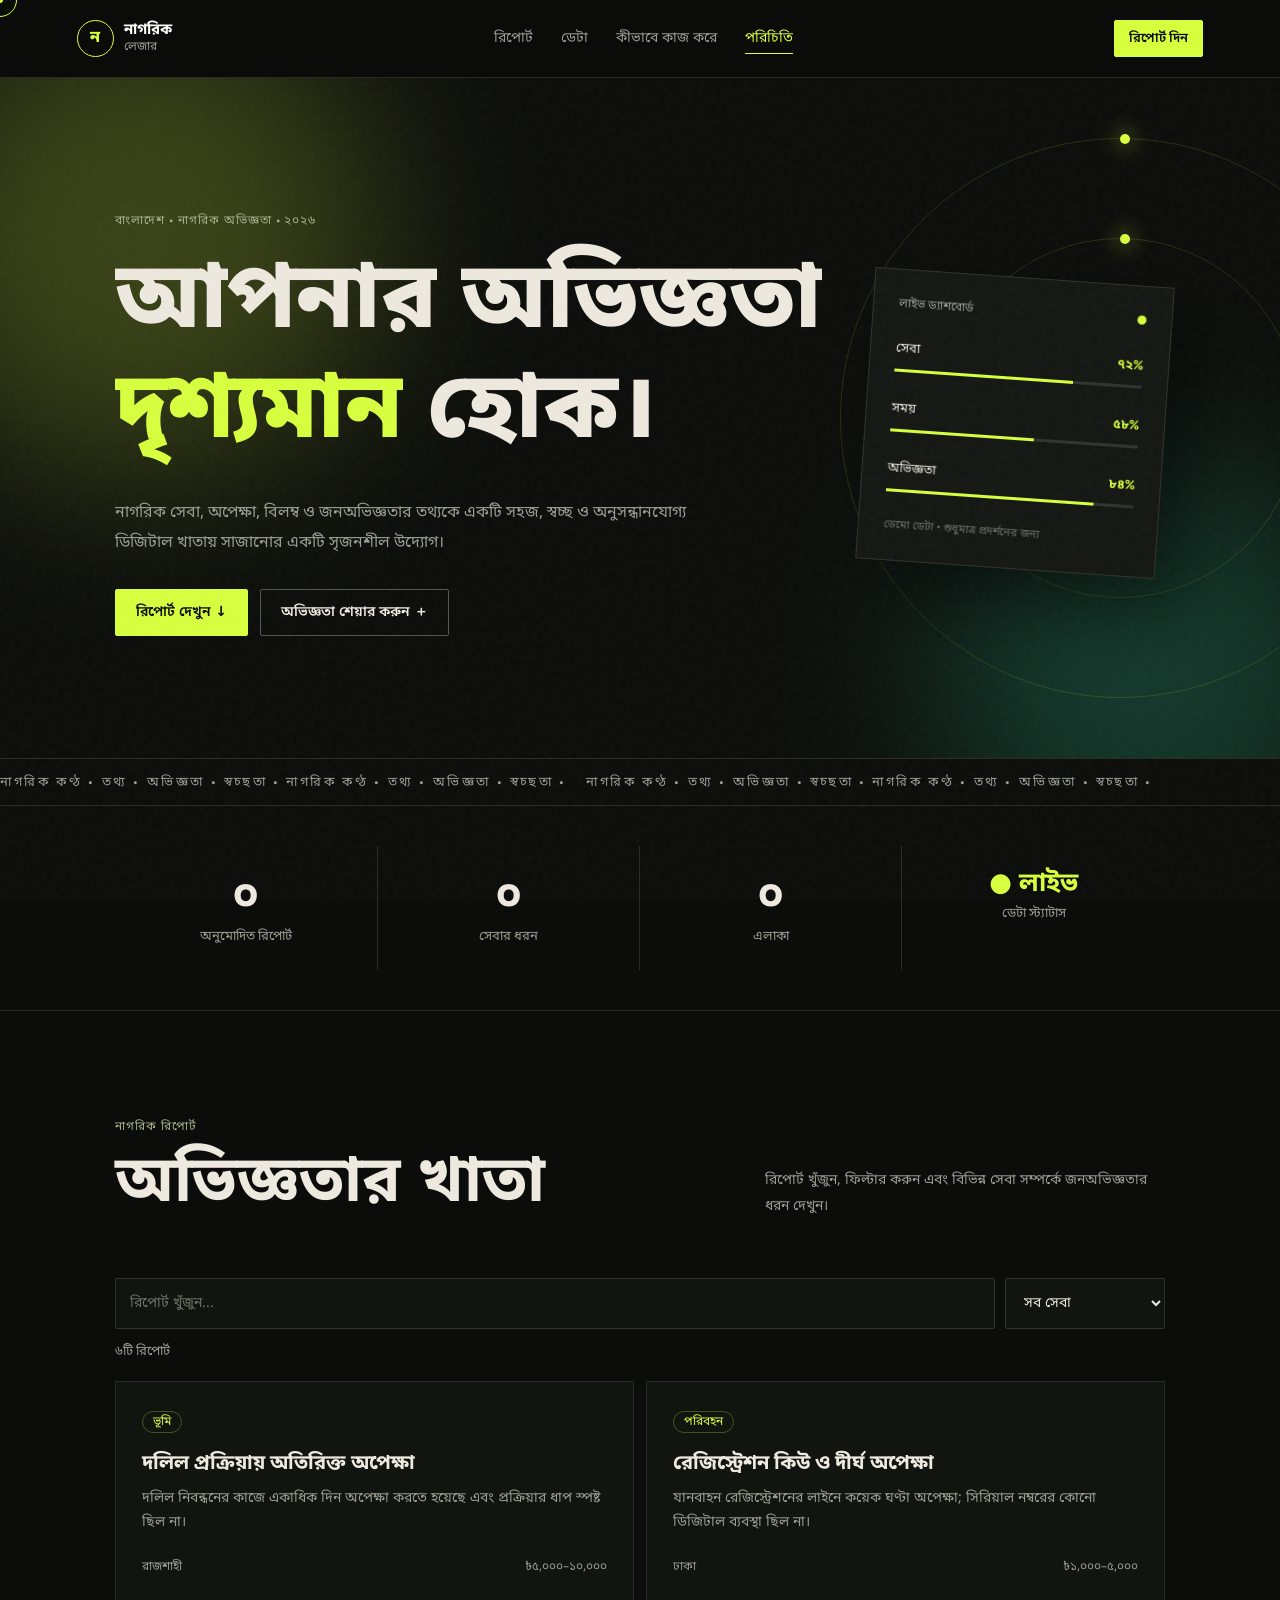
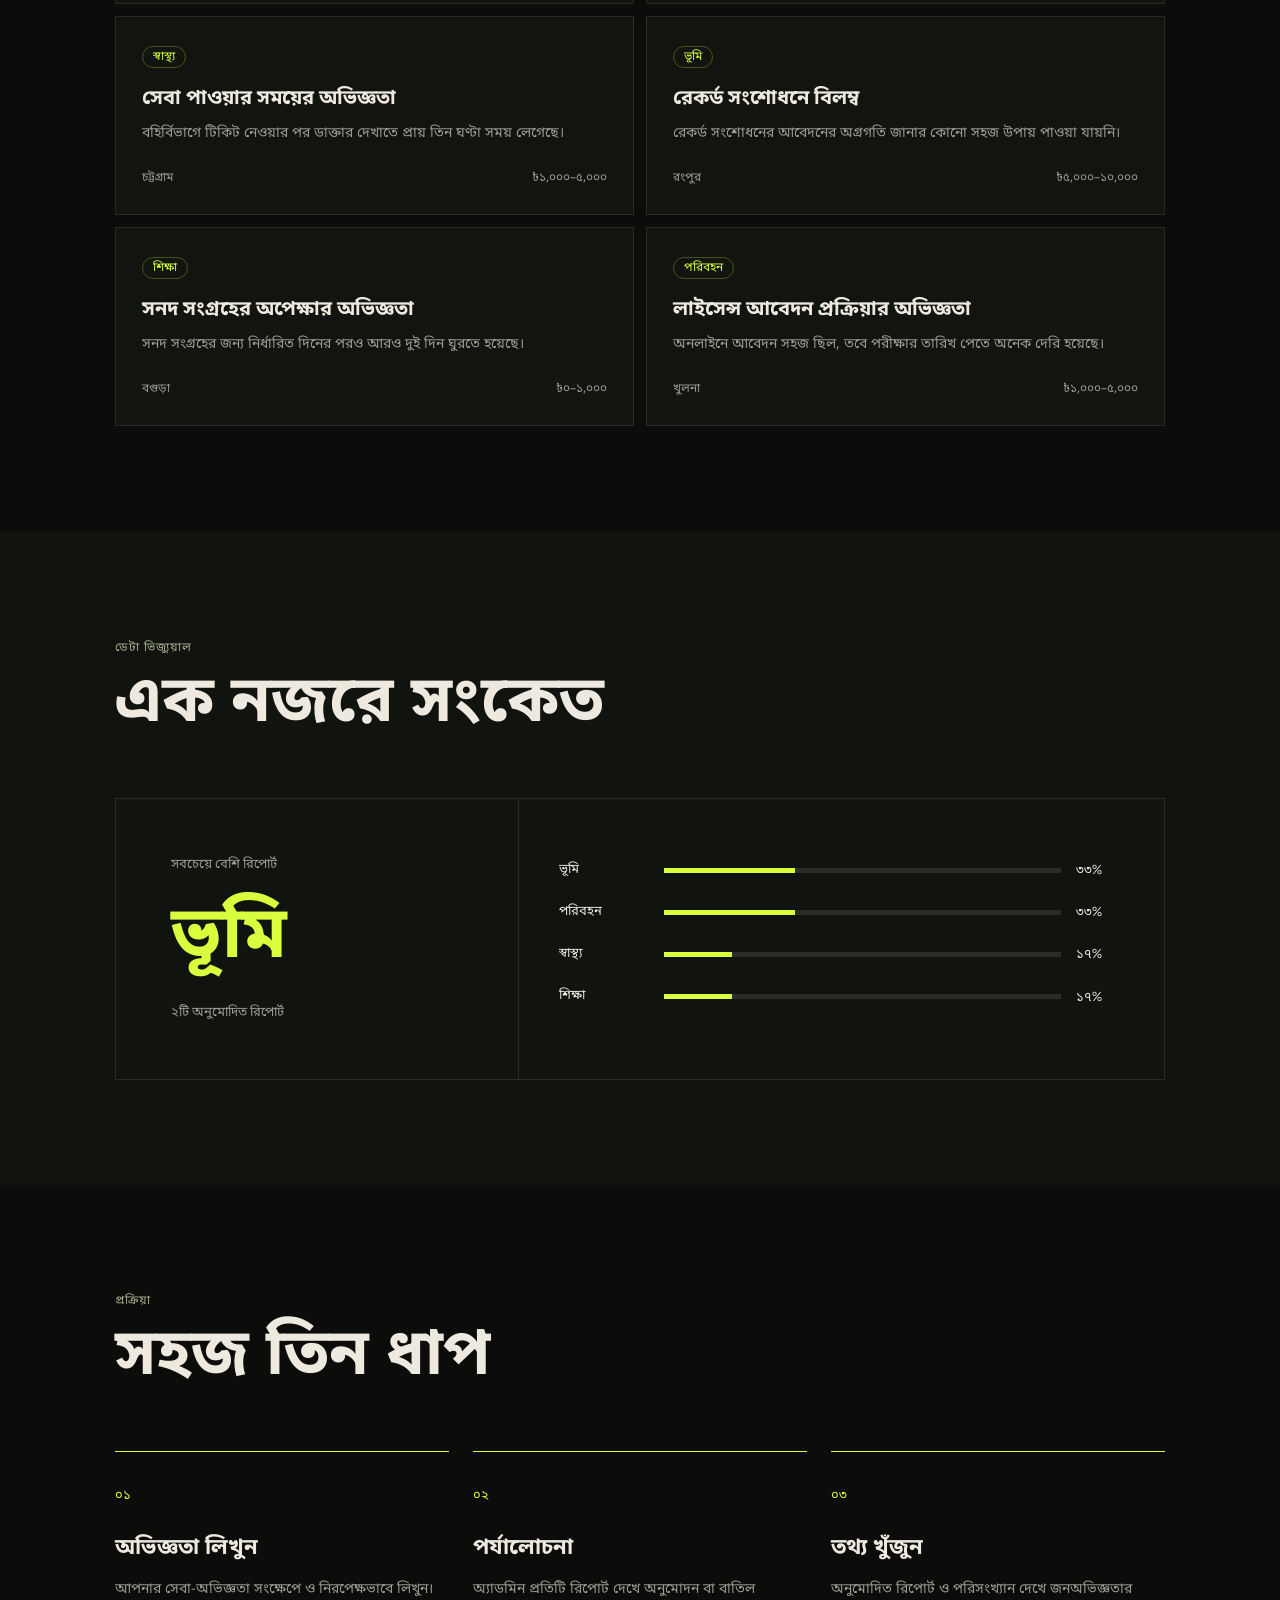
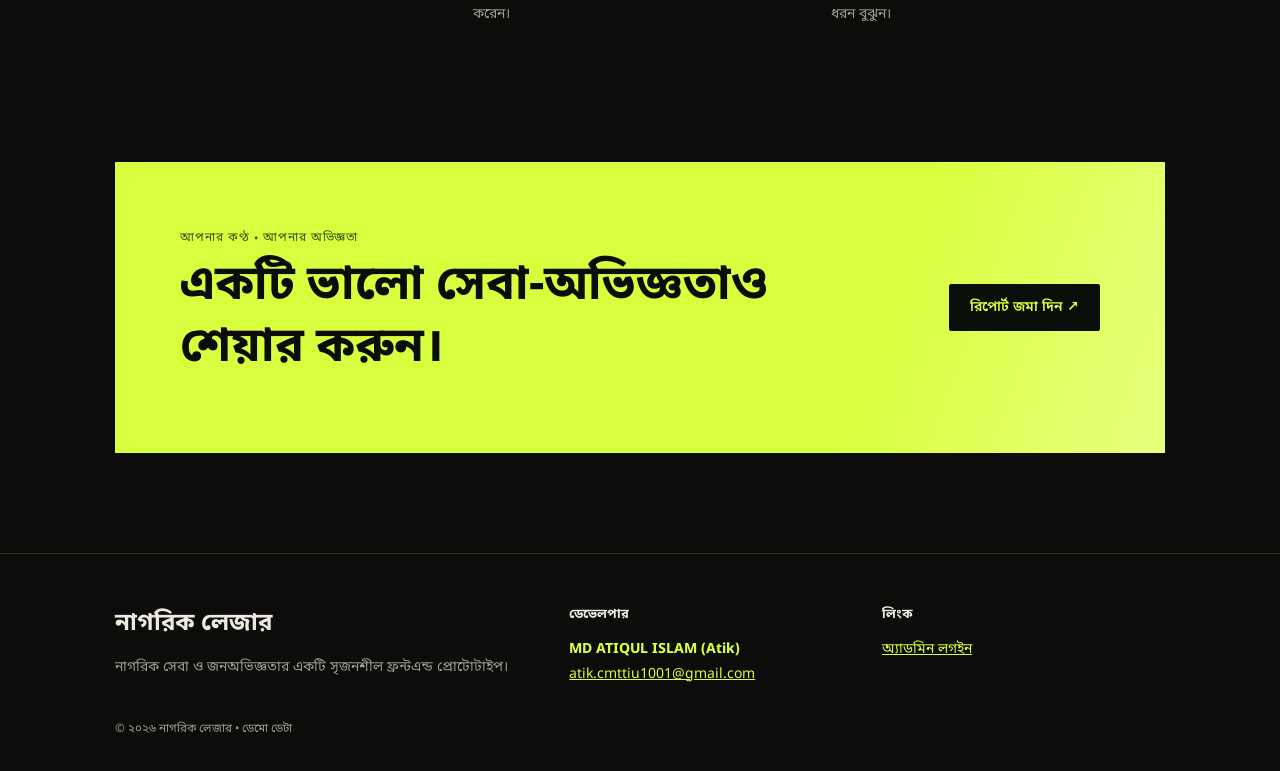
<file: nagorik-ledger/index.html>
<!DOCTYPE html>
<html lang="bn">
<head>
  <meta charset="UTF-8">
  <meta name="viewport" content="width=device-width, initial-scale=1.0">
  <meta name="description" content="নাগরিক লেজার — নাগরিক সেবা ও জনঅভিজ্ঞতার একটি আধুনিক ডিজিটাল প্ল্যাটফর্ম।">
  <meta name="theme-color" content="#0c0d0b">
  <meta property="og:title" content="নাগরিক লেজার — নাগরিক সেবার ডিজিটাল খাতা">
  <meta property="og:description" content="সেবা, অপেক্ষা ও জনঅভিজ্ঞতার তথ্য এক জায়গায়।">
  <meta property="og:type" content="website">
  <title>নাগরিক লেজার — নাগরিক সেবার ডিজিটাল খাতা</title>
  <link rel="icon" href="assets/favicon.svg" type="image/svg+xml">
  <link rel="preconnect" href="https://fonts.googleapis.com">
  <link rel="preconnect" href="https://fonts.gstatic.com" crossorigin>
  <link href="https://fonts.googleapis.com/css2?family=Noto+Sans+Bengali:wght@400;500;600;700;800&family=Space+Grotesk:wght@400;500;600;700&display=swap" rel="stylesheet">
  <link rel="stylesheet" href="css/base.css">
  <link rel="stylesheet" href="css/site.css">
  <script>document.documentElement.classList.add('js')</script>
</head>
<body>
  <a class="skip" href="#reports">মূল অংশে যান</a>
  <div class="loader" aria-hidden="true"><div class="loader-mark">ন</div><div class="loader-bar"></div></div>
  <div class="progress" aria-hidden="true"></div>
  <div class="noise" aria-hidden="true"></div>

  <header class="site-header">
    <a class="brand" href="#home" aria-label="নাগরিক লেজার — হোম">
      <span class="brand-mark">ন</span>
      <span><b>নাগরিক</b><small>লেজার</small></span>
    </a>
    <nav id="nav" aria-label="প্রধান মেনু">
      <a href="#reports">রিপোর্ট</a>
      <a href="#data">ডেটা</a>
      <a href="#process">কীভাবে কাজ করে</a>
      <a href="#about">পরিচিতি</a>
    </nav>
    <button class="btn btn-small open-modal" type="button">রিপোর্ট দিন</button>
    <button class="nav-toggle" type="button" aria-expanded="false" aria-controls="nav" aria-label="মেনু খুলুন"><span></span><span></span><span></span></button>
  </header>

  <main id="home">
    <section class="hero">
      <div class="aurora" aria-hidden="true"><i class="a1"></i><i class="a2"></i></div>
      <div class="hero-orbit orbit-one" aria-hidden="true"></div>
      <div class="hero-orbit orbit-two" aria-hidden="true"></div>
      <div class="hero-copy">
        <p class="eyebrow">বাংলাদেশ • নাগরিক অভিজ্ঞতা • ২০২৬</p>
        <h1 aria-label="আপনার অভিজ্ঞতা দৃশ্যমান হোক।">
          <span class="w" aria-hidden="true" style="--i:0"><span>আপনার</span></span>
          <span class="w" aria-hidden="true" style="--i:1"><span>অভিজ্ঞতা</span></span><br>
          <span class="w em" aria-hidden="true" style="--i:2"><span>দৃশ্যমান</span></span>
          <span class="w" aria-hidden="true" style="--i:3"><span>হোক।</span></span>
        </h1>
        <p class="hero-text reveal">নাগরিক সেবা, অপেক্ষা, বিলম্ব ও জনঅভিজ্ঞতার তথ্যকে একটি সহজ, স্বচ্ছ ও অনুসন্ধানযোগ্য ডিজিটাল খাতায় সাজানোর একটি সৃজনশীল উদ্যোগ।</p>
        <div class="hero-actions reveal delay">
          <a class="btn" href="#reports">রিপোর্ট দেখুন ↓</a>
          <button class="btn btn-ghost open-modal" type="button">অভিজ্ঞতা শেয়ার করুন ＋</button>
        </div>
      </div>
      <div class="hero-card-wrap reveal delay">
        <div class="hero-card">
          <div class="card-top"><span>লাইভ ড্যাশবোর্ড</span><i></i></div>
          <div class="signal"><span>সেবা</span><b>৭২%</b></div>
          <div class="bar"><i style="width:72%"></i></div>
          <div class="signal"><span>সময়</span><b>৫৮%</b></div>
          <div class="bar"><i style="width:58%"></i></div>
          <div class="signal"><span>অভিজ্ঞতা</span><b>৮৪%</b></div>
          <div class="bar"><i style="width:84%"></i></div>
          <small>ডেমো ডেটা • শুধুমাত্র প্রদর্শনের জন্য</small>
        </div>
      </div>
    </section>

    <div class="ticker" aria-hidden="true">
      <div class="ticker-track">
        <span>নাগরিক কণ্ঠ • তথ্য • অভিজ্ঞতা • স্বচ্ছতা • নাগরিক কণ্ঠ • তথ্য • অভিজ্ঞতা • স্বচ্ছতা •</span>
        <span>নাগরিক কণ্ঠ • তথ্য • অভিজ্ঞতা • স্বচ্ছতা • নাগরিক কণ্ঠ • তথ্য • অভিজ্ঞতা • স্বচ্ছতা •</span>
      </div>
    </div>

    <section class="stats section reveal" id="data" aria-label="পরিসংখ্যান">
      <div><strong data-count="0">০</strong><span>অনুমোদিত রিপোর্ট</span></div>
      <div><strong data-count="0">০</strong><span>সেবার ধরন</span></div>
      <div><strong data-count="0">০</strong><span>এলাকা</span></div>
      <div><strong class="live">● লাইভ</strong><span>ডেটা স্ট্যাটাস</span></div>
    </section>

    <section class="section" id="reports">
      <div class="section-head reveal">
        <div><p class="eyebrow">নাগরিক রিপোর্ট</p><h2>অভিজ্ঞতার খাতা</h2></div>
        <p>রিপোর্ট খুঁজুন, ফিল্টার করুন এবং বিভিন্ন সেবা সম্পর্কে জনঅভিজ্ঞতার ধরন দেখুন।</p>
      </div>
      <div class="filters reveal">
        <input class="field" id="search" type="search" placeholder="রিপোর্ট খুঁজুন..." aria-label="রিপোর্ট খুঁজুন">
        <select class="field" id="category" aria-label="সেবার ধরন"><option value="সব">সব সেবা</option></select>
      </div>
      <p class="result-count" id="resultCount" aria-live="polite"></p>
      <div id="reportGrid" class="report-grid"></div>
    </section>

    <section class="insight section reveal" aria-labelledby="insightTitle">
      <div class="section-head"><div><p class="eyebrow">ডেটা ভিজ্যুয়াল</p><h2 id="insightTitle">এক নজরে সংকেত</h2></div></div>
      <div class="visual-grid">
        <div class="big-number"><span>সবচেয়ে বেশি রিপোর্ট</span><b id="topCat">—</b><small id="topNote"></small></div>
        <div class="bars" id="bars"></div>
      </div>
    </section>

    <section class="section process" id="process">
      <div class="section-head reveal"><div><p class="eyebrow">প্রক্রিয়া</p><h2>সহজ তিন ধাপ</h2></div></div>
      <div class="steps">
        <article class="step reveal"><span>০১</span><h3>অভিজ্ঞতা লিখুন</h3><p>আপনার সেবা-অভিজ্ঞতা সংক্ষেপে ও নিরপেক্ষভাবে লিখুন।</p></article>
        <article class="step reveal"><span>০২</span><h3>পর্যালোচনা</h3><p>অ্যাডমিন প্রতিটি রিপোর্ট দেখে অনুমোদন বা বাতিল করেন।</p></article>
        <article class="step reveal"><span>০৩</span><h3>তথ্য খুঁজুন</h3><p>অনুমোদিত রিপোর্ট ও পরিসংখ্যান দেখে জনঅভিজ্ঞতার ধরন বুঝুন।</p></article>
      </div>
    </section>

    <section class="submit reveal" id="about">
      <div><p class="eyebrow">আপনার কণ্ঠ • আপনার অভিজ্ঞতা</p><h2>একটি ভালো সেবা-অভিজ্ঞতাও শেয়ার করুন।</h2></div>
      <button class="btn open-modal" type="button">রিপোর্ট জমা দিন ↗</button>
    </section>
  </main>

  <footer class="footer">
    <div class="footer-grid">
      <div><div class="footer-brand">নাগরিক লেজার</div><p>নাগরিক সেবা ও জনঅভিজ্ঞতার একটি সৃজনশীল ফ্রন্টএন্ড প্রোটোটাইপ।</p></div>
      <div><h3>ডেভেলপার</h3><p><strong>MD ATIQUL ISLAM (Atik)</strong><br><a href="mailto:atik.cmttiu1001@gmail.com">atik.cmttiu1001@gmail.com</a></p></div>
      <div><h3>লিংক</h3><p><a href="admin/login.html">অ্যাডমিন লগইন</a></p></div>
    </div>
    <small>© ২০২৬ নাগরিক লেজার • ডেমো ডেটা</small>
  </footer>

  <div class="modal" id="modal" role="dialog" aria-modal="true" aria-labelledby="modalTitle" aria-hidden="true">
    <div class="modal-box">
      <button class="modal-close" type="button" aria-label="বন্ধ করুন">×</button>
      <p class="eyebrow">নতুন রিপোর্ট</p>
      <h2 id="modalTitle">আপনার অভিজ্ঞতা লিখুন</h2>
      <form id="reportForm">
        <input class="field" required name="title" maxlength="100" placeholder="অভিজ্ঞতার শিরোনাম" aria-label="শিরোনাম">
        <select class="field" required name="category" id="formCategory" aria-label="সেবা"><option value="">সেবা নির্বাচন করুন</option></select>
        <input class="field" required name="location" maxlength="60" placeholder="জেলা / এলাকা" aria-label="জেলা বা এলাকা">
        <select class="field" name="amount" id="formAmount" aria-label="আনুমানিক ব্যয়"><option value="">আনুমানিক ব্যয় (ঐচ্ছিক)</option></select>
        <textarea class="field" required name="details" maxlength="1000" placeholder="সংক্ষেপে আপনার অভিজ্ঞতা লিখুন (অন্তত ২০ অক্ষর)..." aria-label="বিবরণ"></textarea>
        <p class="msg error" id="formError" role="alert" hidden></p>
        <button class="btn" type="submit">রিপোর্ট জমা দিন ↗</button>
      </form>
      <p class="form-note">জমা দেওয়া রিপোর্ট অ্যাডমিনের অনুমোদনের পর তালিকায় দেখা যাবে। এটি ফ্রন্টএন্ড ডেমো; তথ্য শুধু আপনার ব্রাউজারে সংরক্ষিত হয়।</p>
    </div>
  </div>

  <script src="js/store.js"></script>
  <script src="js/ui.js"></script>
  <script src="js/main.js"></script>
</body>
</html>
</file>
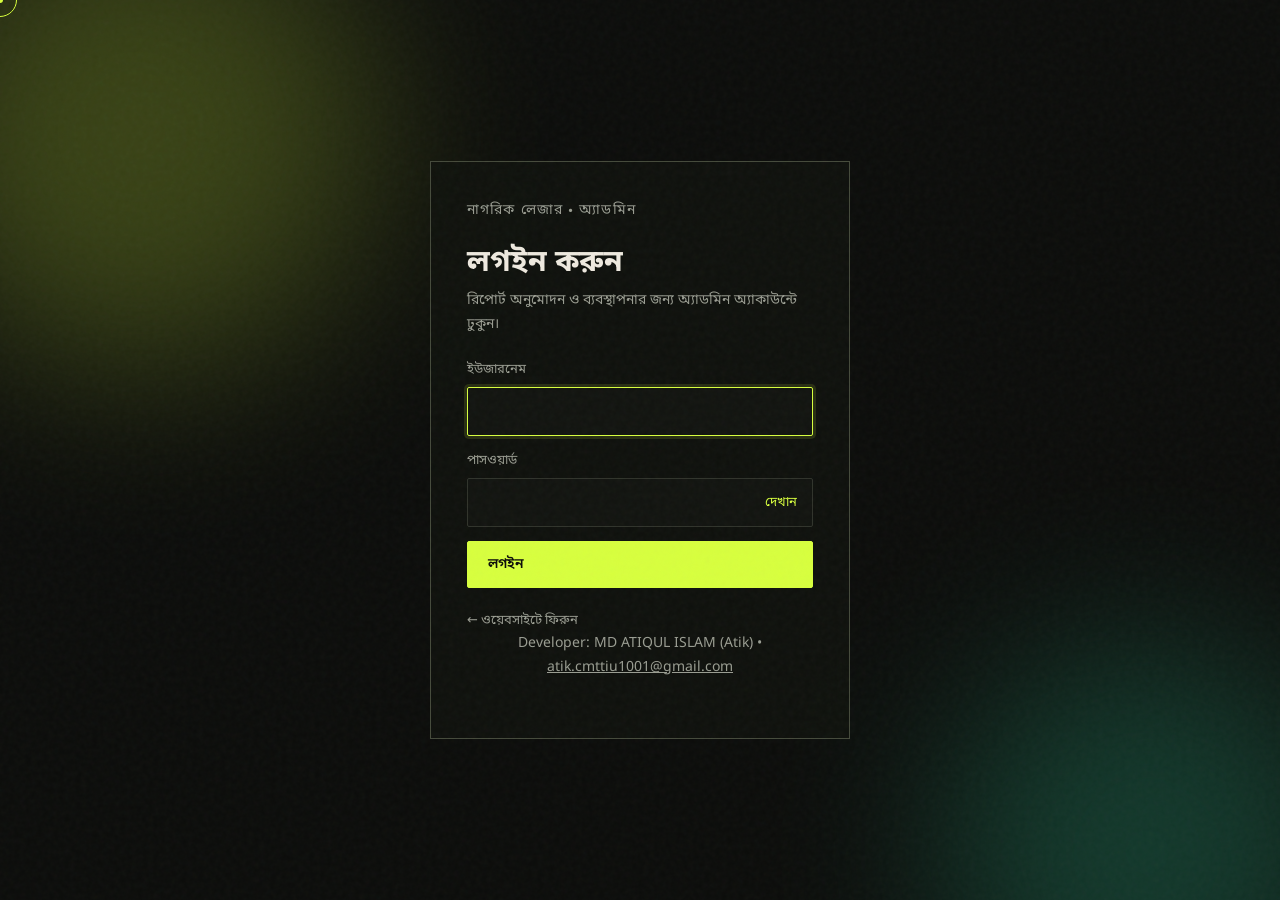
<file: nagorik-ledger/admin/dashboard.html>
<!DOCTYPE html>
<html lang="bn">
<head>
  <meta charset="UTF-8">
  <meta name="viewport" content="width=device-width, initial-scale=1.0">
  <meta name="robots" content="noindex,nofollow">
  <meta name="theme-color" content="#0c0d0b">
  <title>অ্যাডমিন ড্যাশবোর্ড — নাগরিক লেজার</title>
  <link rel="icon" href="../assets/favicon.svg" type="image/svg+xml">
  <link href="https://fonts.googleapis.com/css2?family=Noto+Sans+Bengali:wght@400;500;600;700;800&family=Space+Grotesk:wght@400;500;600;700&display=swap" rel="stylesheet">
  <link rel="stylesheet" href="../css/base.css">
  <link rel="stylesheet" href="../css/admin.css">
  <script src="../js/auth.js"></script>
  <script>Auth.guard()</script>
</head>
<body>
  <a class="skip" href="#main">মূল অংশে যান</a>
  <div class="noise" aria-hidden="true"></div>
  <header class="adm-header">
    <a class="brand" href="../index.html" style="display:flex;gap:10px;align-items:center;text-decoration:none">
      <span class="brand-mark" style="width:37px;height:37px;border:1px solid var(--accent);display:grid;place-items:center;color:var(--accent);font-weight:800;border-radius:50%">ন</span>
      <b>নাগরিক লেজার <small style="color:var(--muted);font-weight:400">অ্যাডমিন</small></b>
    </a>
    <div class="adm-actions">
      <span class="chip" id="timer" title="নিষ্ক্রিয় থাকলে সেশন শেষ হবে"></span>
      <a class="btn btn-ghost btn-small" href="../index.html">ওয়েবসাইট দেখুন</a>
      <button class="btn btn-small" id="logout" type="button">লগআউট</button>
    </div>
  </header>

  <main class="adm-main" id="main">
    <p class="eyebrow">অ্যাডমিন প্যানেল</p>
    <h1>রিপোর্ট ব্যবস্থাপনা</h1>
    <section class="kpis" id="kpis" aria-label="অবস্থা অনুযায়ী ফিল্টার"></section>
    <div class="toolbar">
      <input class="field" id="q" type="search" placeholder="শিরোনাম, এলাকা বা সেবা খুঁজুন..." aria-label="রিপোর্ট খুঁজুন">
      <button class="btn btn-ghost" id="export" type="button">JSON ডাউনলোড</button>
      <button class="btn btn-ghost" id="reset" type="button">ডেমো ডেটা রিসেট</button>
    </div>
    <div class="table-wrap">
      <table>
        <thead><tr><th>রিপোর্ট</th><th>সেবা</th><th>এলাকা</th><th>তারিখ</th><th>অবস্থা</th><th>কাজ</th></tr></thead>
        <tbody id="rows"></tbody>
      </table>
      <p class="empty" id="empty" hidden>এই ফিল্টারে কোনো রিপোর্ট নেই।</p>
    </div>
    <p class="adm-note">ডেটা এই ব্রাউজারের localStorage-এ সংরক্ষিত। প্রকৃত সার্ভার ও ডাটাবেস যুক্ত করলে একাধিক ডিভাইসে কাজ করবে।</p>
  </main>
  <footer class="adm-foot">Developer: <strong>MD ATIQUL ISLAM (Atik)</strong> • <a href="mailto:atik.cmttiu1001@gmail.com">atik.cmttiu1001@gmail.com</a></footer>

  <script src="../js/store.js"></script>
  <script src="../js/ui.js"></script>
  <script src="../js/admin.js"></script>
</body>
</html>
</file>
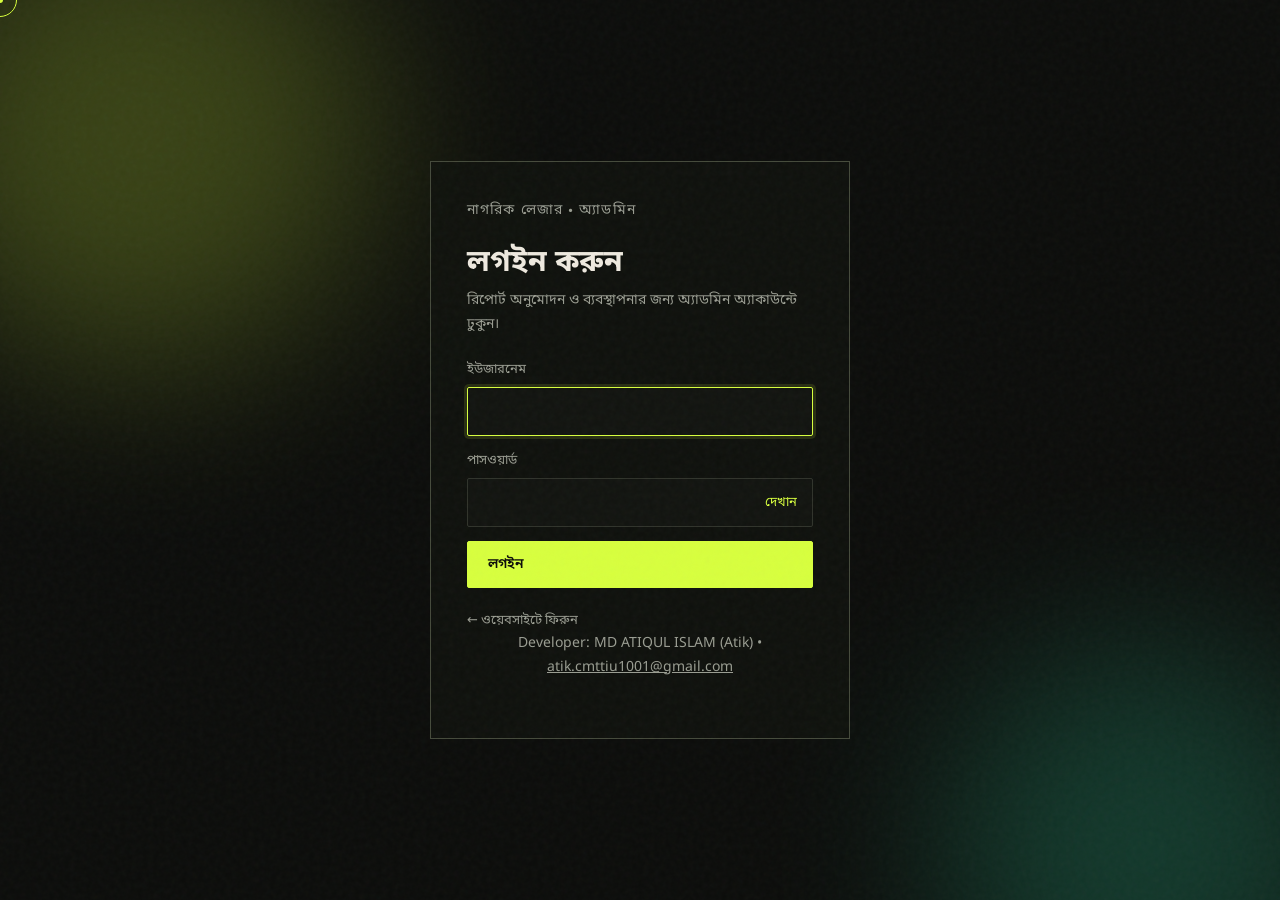
<file: nagorik-ledger/admin/login.html>
<!DOCTYPE html>
<html lang="bn">
<head>
  <meta charset="UTF-8">
  <meta name="viewport" content="width=device-width, initial-scale=1.0">
  <meta name="robots" content="noindex,nofollow">
  <meta name="theme-color" content="#0c0d0b">
  <title>অ্যাডমিন লগইন — নাগরিক লেজার</title>
  <link rel="icon" href="../assets/favicon.svg" type="image/svg+xml">
  <link href="https://fonts.googleapis.com/css2?family=Noto+Sans+Bengali:wght@400;500;600;700;800&family=Space+Grotesk:wght@400;500;600;700&display=swap" rel="stylesheet">
  <link rel="stylesheet" href="../css/base.css">
  <link rel="stylesheet" href="../css/admin.css">
</head>
<body>
  <div class="noise" aria-hidden="true"></div>
  <main class="auth">
    <div class="aurora" aria-hidden="true"><i class="a1"></i><i class="a2"></i></div>
    <div class="auth-card" id="card">
      <p class="eyebrow">নাগরিক লেজার • অ্যাডমিন</p>
      <h1>লগইন করুন</h1>
      <p>রিপোর্ট অনুমোদন ও ব্যবস্থাপনার জন্য অ্যাডমিন অ্যাকাউন্টে ঢুকুন।</p>
      <form id="loginForm" novalidate>
        <label class="lbl">ইউজারনেম
          <input class="field" id="user" name="user" autocomplete="username" required autofocus>
        </label>
        <label class="lbl">পাসওয়ার্ড
          <span class="pw">
            <input class="field" id="pass" name="pass" type="password" autocomplete="current-password" required>
            <button type="button" id="toggle" aria-pressed="false">দেখান</button>
          </span>
        </label>
        <p class="msg error" id="msg" role="alert" hidden></p>
        <button class="btn" id="submit" type="submit">লগইন</button>
      </form>
      <div class="auth-links"><a href="../index.html">← ওয়েবসাইটে ফিরুন</a></div>
      <p class="auth-dev">Developer: MD ATIQUL ISLAM (Atik) • <a href="mailto:atik.cmttiu1001@gmail.com">atik.cmttiu1001@gmail.com</a></p>
    </div>
  </main>
  <script src="../js/ui.js"></script>
  <script src="../js/auth.js"></script>
  <script src="../js/login.js"></script>
</body>
</html>
</file>
<file: nagorik-ledger/css/base.css>
:root{--bg:#0c0d0b;--bg2:#11130f;--panel:#121410;--line:#292b27;--line2:#30332b;--text:#eee9df;--muted:#9a9d92;--dim:#6f7267;--accent:#d8ff3e;--accent-ink:#0b0d09;--danger:#ff7a6b;--ok:#8be99f;--warn:#ffd166;--font:"Noto Sans Bengali",system-ui,sans-serif;--mono:"Space Grotesk","Noto Sans Bengali",system-ui,sans-serif;--ease:cubic-bezier(.2,.8,.2,1)}
*{box-sizing:border-box}
html{scroll-behavior:smooth;scroll-padding-top:90px}
body{margin:0;background:var(--bg);color:var(--text);font-family:var(--font);line-height:1.7;overflow-x:hidden}
body.lock{overflow:hidden}
a{color:inherit}
img,svg{max-width:100%}
:focus-visible{outline:2px solid var(--accent);outline-offset:3px}
[hidden]{display:none!important}
.skip{position:absolute;left:-999px;top:8px;background:var(--accent);color:#000;padding:8px 14px;z-index:2000;font-weight:600}
.skip:focus{left:8px}
.noise{position:fixed;inset:0;pointer-events:none;opacity:.035;z-index:10;background-image:url("data:image/svg+xml,%3Csvg viewBox='0 0 180 180' xmlns='http://www.w3.org/2000/svg'%3E%3Cfilter id='n'%3E%3CfeTurbulence type='fractalNoise' baseFrequency='.9' numOctaves='3' stitchTiles='stitch'/%3E%3C/filter%3E%3Crect width='100%25' height='100%25' filter='url(%23n)'/%3E%3C/svg%3E")}
.eyebrow{font-family:var(--mono);letter-spacing:.08em;font-size:12px;color:#a8b28f;margin:0}

/* buttons & fields */
.btn{--tx:0px;--ty:0px;display:inline-flex;align-items:center;gap:12px;padding:13px 20px;border:1px solid var(--accent);background:var(--accent);color:var(--accent-ink);border-radius:2px;font:600 14px var(--font);cursor:pointer;text-decoration:none;transform:translate(var(--tx),var(--ty));transition:transform .2s var(--ease),box-shadow .25s,border-color .25s,opacity .2s}
.btn:hover{box-shadow:0 10px 30px #d8ff3e2e}
.btn:disabled{opacity:.55;cursor:not-allowed;box-shadow:none}
.btn-ghost{background:transparent;color:var(--text);border-color:#555}
.btn-ghost:hover{border-color:var(--accent);box-shadow:none}
.btn-small{padding:9px 14px;font-size:13px}
.field{width:100%;background:var(--panel);border:1px solid var(--line2);color:var(--text);padding:14px;font:14px var(--font);border-radius:2px;outline:none;color-scheme:dark;transition:border-color .2s,box-shadow .2s}
.field:focus{border-color:var(--accent);box-shadow:0 0 0 3px #d8ff3e1f}
.field::placeholder{color:var(--dim)}
textarea.field{min-height:130px;resize:vertical}
.lbl{display:grid;gap:6px;font-size:13px;color:var(--muted)}
.msg{font-size:13px;margin:0;padding:10px 12px;border-left:3px solid var(--accent);background:#d8ff3e10}
.msg.error{border-color:var(--danger);background:#ff7a6b14;color:#ffb3a9}

/* toast + cursor */
.toast-wrap{position:fixed;right:24px;bottom:24px;display:grid;gap:8px;z-index:900;max-width:calc(100vw - 48px)}
.toast{background:#1a1d16;border:1px solid var(--accent);color:var(--text);padding:14px 18px;font-size:14px;box-shadow:0 20px 50px #000a;animation:toastIn .5s var(--ease)}
.toast.err{border-color:var(--danger)}
.toast.out{opacity:0;translate:0 10px;transition:.4s}
.cursor,.cursor-ring{position:fixed;left:0;top:0;pointer-events:none;z-index:1500;border-radius:50%;opacity:0;transition:opacity .3s}
.cursor{width:6px;height:6px;margin:-3px 0 0 -3px;background:var(--accent)}
.cursor-ring{width:34px;height:34px;margin:-17px 0 0 -17px;border:1px solid var(--accent);transition:opacity .3s,width .25s var(--ease),height .25s var(--ease),margin .25s var(--ease),background .25s}
.cursor-ring.hot{width:58px;height:58px;margin:-29px 0 0 -29px;background:#d8ff3e14}
.has-cursor .cursor,.has-cursor .cursor-ring{opacity:1}

/* aurora background */
.aurora{position:absolute;inset:0;overflow:hidden;pointer-events:none;z-index:0}
.aurora i{position:absolute;border-radius:50%;filter:blur(90px);opacity:.22;animation:drift 16s ease-in-out infinite alternate}
.aurora .a1{width:480px;height:480px;background:#d8ff3e;left:-8%;top:-12%}
.aurora .a2{width:420px;height:420px;background:#2fd6a1;right:-6%;bottom:-18%;animation-delay:-6s;animation-duration:20s}

@keyframes drift{to{transform:translate(60px,40px) scale(1.2)}}
@keyframes pulse{0%,100%{box-shadow:0 0 0 0 #d8ff3e80}50%{box-shadow:0 0 0 8px #d8ff3e00}}
@keyframes pop{from{transform:scale(.94);opacity:0}to{transform:scale(1);opacity:1}}
@keyframes cardIn{from{opacity:0;translate:0 26px}}
@keyframes toastIn{from{opacity:0;translate:30px 0}}
@keyframes shake{20%,60%{translate:-8px 0}40%,80%{translate:8px 0}}
@media (prefers-reduced-motion:reduce){*,*::before,*::after{animation-duration:.01ms!important;animation-delay:0s!important;animation-iteration-count:1!important;transition-duration:.01ms!important;scroll-behavior:auto!important}}
</file>
<file: nagorik-ledger/css/site.css>
/* progress + loader */
.progress{position:fixed;top:0;left:0;height:3px;width:100%;background:var(--accent);transform:scaleX(0);transform-origin:0 50%;z-index:1100}
.loader{display:none}
.js .loader{position:fixed;inset:0;background:var(--bg);z-index:1200;display:grid;place-items:center;gap:18px;align-content:center;transition:transform .9s var(--ease) .15s,visibility 0s 1.1s}
.loaded .loader{transform:translateY(-100%);visibility:hidden}
.loader-mark{width:84px;height:84px;border:1px solid var(--accent);border-radius:50%;display:grid;place-items:center;font-size:36px;font-weight:800;color:var(--accent);animation:pulse 1.2s infinite}
.loader-bar{width:120px;height:2px;background:var(--line2);overflow:hidden}
.loader-bar::after{content:"";display:block;height:100%;width:40%;background:var(--accent);animation:load 1s ease-in-out infinite}
@keyframes load{from{translate:-100%}to{translate:260%}}

/* header */
.site-header{height:78px;display:flex;align-items:center;justify-content:space-between;gap:16px;padding:0 6vw;border-bottom:1px solid var(--line);position:sticky;top:0;background:#0c0d0bf0;backdrop-filter:blur(15px);z-index:50;transition:height .3s var(--ease)}
.site-header.scrolled{height:64px}
.brand{display:flex;gap:10px;align-items:center;color:#fff;text-decoration:none}
.brand-mark{width:37px;height:37px;border:1px solid var(--accent);display:grid;place-items:center;color:var(--accent);font-weight:800;border-radius:50%;transition:rotate .6s var(--ease)}
.brand:hover .brand-mark{rotate:360deg}
.brand b{display:block;font-size:15px;line-height:1.3}
.brand small{display:block;color:var(--muted);font-size:12px;line-height:1.3}
nav{display:flex;gap:28px}
nav a{color:var(--muted);text-decoration:none;font-size:14px;position:relative;padding:4px 0}
nav a::after{content:"";position:absolute;left:0;right:0;bottom:0;height:1px;background:var(--accent);transform:scaleX(0);transform-origin:0 50%;transition:transform .35s var(--ease)}
nav a:hover,nav a.active{color:var(--accent)}
nav a:hover::after,nav a.active::after{transform:scaleX(1)}
.nav-toggle{display:none;background:none;border:1px solid var(--line2);width:42px;height:42px;cursor:pointer;color:var(--text)}
.nav-toggle span{display:block;width:18px;height:2px;background:currentColor;margin:4px auto;transition:.3s}
.nav-toggle[aria-expanded=true] span:nth-child(1){translate:0 6px;rotate:45deg}
.nav-toggle[aria-expanded=true] span:nth-child(2){opacity:0}
.nav-toggle[aria-expanded=true] span:nth-child(3){translate:0 -6px;rotate:-45deg}

/* hero */
.hero{min-height:680px;padding:100px 9vw 90px;display:flex;align-items:center;justify-content:space-between;gap:40px;position:relative;overflow:hidden}
.hero-copy{max-width:740px;position:relative;z-index:2}
.hero h1{font-size:clamp(44px,7.2vw,104px);line-height:1.2;margin:18px 0 28px;font-weight:800}
.w{display:inline-block;overflow:hidden;vertical-align:top;padding:.14em 0 .22em;margin:-.14em 0 -.22em}
.w>span{display:inline-block;transform:translateY(120%)}
.js .w>span{animation:rise 1s var(--ease) forwards paused;animation-delay:calc(.2s + var(--i)*.1s)}
.loaded .w>span{animation-play-state:running}
html:not(.js) .w>span{transform:none}
.w.em>span{color:var(--accent)}
@keyframes rise{to{transform:none}}
.hero-text{max-width:590px;color:var(--muted);line-height:1.9;font-size:16px}
.hero-actions{display:flex;gap:12px;margin-top:30px;flex-wrap:wrap}
.hero-card-wrap{position:relative;z-index:2}
.hero-card{width:300px;padding:25px;background:#151713;border:1px solid var(--line2);box-shadow:25px 30px 70px #0008;rotate:4deg;animation:float 6s ease-in-out infinite;transition:rotate .5s var(--ease)}
.hero-card:hover{rotate:0deg}
@keyframes float{50%{translate:0 -14px}}
.card-top{display:flex;justify-content:space-between;align-items:center;color:var(--muted);font:12px var(--mono)}
.card-top i{width:9px;height:9px;border-radius:50%;background:var(--accent);animation:pulse 1.6s infinite}
.signal{display:flex;justify-content:space-between;margin-top:26px;font-size:13px}
.signal b{font-family:var(--mono);color:var(--accent)}
.bar{height:3px;background:#30342c;margin-top:9px}
.bar i{display:block;height:100%;background:var(--accent);transition:width 1.2s var(--ease)}
.hero-card small{display:block;margin-top:24px;color:var(--dim);font-size:11px}
.hero-orbit{position:absolute;border:1px solid #d8ff3e22;border-radius:50%;animation:spin 22s linear infinite;top:50%;pointer-events:none;translate:calc(var(--mx,0)*24px) calc(var(--my,0)*24px)}
.hero-orbit::after{content:"";position:absolute;width:10px;height:10px;border-radius:50%;background:var(--accent);top:-5px;left:50%;box-shadow:0 0 22px var(--accent)}
.orbit-one{width:560px;height:560px;right:-120px;margin-top:-280px}
.orbit-two{width:360px;height:360px;right:-20px;margin-top:-180px;animation-direction:reverse;animation-duration:14s}
@keyframes spin{to{transform:rotate(360deg)}}

/* ticker */
.ticker{overflow:hidden;border-block:1px solid var(--line);white-space:nowrap;color:var(--muted);font:13px var(--mono);letter-spacing:.2em;padding:14px 0}
.ticker-track{display:flex;width:max-content;animation:marquee 30s linear infinite}
.ticker:hover .ticker-track{animation-play-state:paused}
.ticker span{padding-right:1.5em}
@keyframes marquee{to{transform:translateX(-50%)}}

/* sections */
.section{padding:105px 9vw}
.stats{display:grid;grid-template-columns:repeat(4,1fr);border-bottom:1px solid var(--line);padding-block:40px}
.stats>div{padding:20px 0;border-right:1px solid var(--line);text-align:center}
.stats>div:last-child{border:0}
.stats strong{display:block;font:700 44px/1.3 var(--mono);color:var(--text)}
.stats .live{color:var(--accent);font-size:26px;animation:blink 1.8s infinite}
@keyframes blink{50%{opacity:.35}}
.stats span{font-size:13px;color:var(--muted)}
.section-head{display:flex;justify-content:space-between;align-items:end;gap:30px;margin-bottom:45px}
.section-head h2{font-size:clamp(34px,5vw,64px);line-height:1.25;margin:8px 0}
.section-head>p{max-width:400px;color:var(--muted);line-height:1.8;font-size:14px}

.filters{display:flex;gap:10px;margin-bottom:12px}
.filters .field:first-child{flex:1}
.filters select{width:auto;min-width:160px}
.result-count{font-size:13px;color:var(--muted);margin:0 0 18px}
.report-grid{display:grid;grid-template-columns:repeat(2,1fr);gap:12px}
.report{--rx:0deg;--ry:0deg;padding:26px;background:var(--panel);border:1px solid #282b25;position:relative;overflow:hidden;transform:perspective(900px) rotateX(var(--rx)) rotateY(var(--ry));transition:border-color .3s,transform .25s var(--ease);animation:cardIn .6s var(--ease) both;animation-delay:calc(var(--i,0)*.06s)}
.report::after{content:"";position:absolute;inset:0;pointer-events:none;opacity:0;transition:opacity .3s;background:radial-gradient(260px circle at var(--gx,50%) var(--gy,0%),#d8ff3e1f,transparent 70%)}
.report:hover{border-color:#6d7847}
.report:hover::after{opacity:1}
.tag{display:inline-block;color:var(--accent);font-size:12px;border:1px solid #d8ff3e44;padding:0 10px;border-radius:99px}
.report h3{margin:14px 0 8px;font-size:20px;line-height:1.5}
.report p{color:var(--muted);font-size:14px;margin:0}
.meta{display:flex;justify-content:space-between;gap:10px;margin-top:22px;color:var(--muted);font-size:12px}
.empty{color:var(--muted);grid-column:1/-1;padding:40px 0}

.insight{background:var(--bg2)}
.visual-grid{display:grid;grid-template-columns:1fr 1.6fr;border:1px solid var(--line)}
.big-number{padding:55px;border-right:1px solid var(--line)}
.big-number span,.big-number small{display:block;color:var(--muted);font-size:13px}
.big-number b{display:block;font-size:clamp(38px,6vw,72px);line-height:1.3;margin:16px 0;color:var(--accent)}
.bars{padding:40px}
.bars>div{display:grid;grid-template-columns:90px 1fr 48px;align-items:center;gap:15px;margin:20px 0;font-size:13px}
.bars i{height:5px;background:#292d25;overflow:hidden}
.bars i b{height:100%;display:block;width:var(--w);background:var(--accent);transition:width 1.4s var(--ease) .2s}
.js .insight:not(.visible) .bars i b{width:0}
.bars strong{font:13px var(--mono)}

.steps{display:grid;grid-template-columns:repeat(3,1fr);gap:24px}
.step{border-top:1px solid var(--line2);padding:30px 0;position:relative}
.step::before{content:"";position:absolute;top:-1px;left:0;height:1px;width:0;background:var(--accent);transition:width 1.3s var(--ease) .3s}
.step.visible::before{width:100%}
.step span{font:13px var(--mono);color:var(--accent)}
.step h3{font-size:22px;margin:20px 0 10px}
.step p{color:var(--muted);font-size:14px;line-height:1.8;max-width:320px;margin:0}

.submit{margin:0 9vw 100px;padding:65px;color:var(--accent-ink);display:flex;justify-content:space-between;align-items:center;gap:30px;background:linear-gradient(110deg,#d8ff3e 30%,#f0ffa6 50%,#d8ff3e 70%);background-size:250% 100%;animation:sheen 7s linear infinite}
@keyframes sheen{to{background-position:-250% 0}}
.submit h2{font-size:clamp(28px,4vw,48px);max-width:700px;line-height:1.3;margin:8px 0}
.submit .eyebrow{color:#3d4c13}
.submit .btn{background:#0b0d09;color:var(--accent);border-color:#0b0d09;flex-shrink:0}

/* footer */
.footer{border-top:1px solid var(--line);padding:50px 9vw 30px;color:var(--muted);font-size:14px}
.footer-grid{display:grid;grid-template-columns:1.5fr 1fr 1fr;gap:30px;margin-bottom:30px}
.footer h3{margin:0 0 10px;font-size:13px;color:var(--text)}
.footer p{max-width:420px;line-height:1.8;margin:0}
.footer strong,.footer a{color:var(--accent)}
.footer-brand{font-size:24px;font-weight:700;color:var(--text);margin-bottom:10px}

/* modal */
.modal{position:fixed;inset:0;background:#000b;backdrop-filter:blur(8px);display:none;place-items:center;padding:20px;z-index:1000;overflow-y:auto}
.modal.show{display:grid}
.modal-box{width:min(520px,100%);background:var(--bg2);border:1px solid #454a3b;padding:35px;position:relative;animation:pop .35s var(--ease)}
.modal-box h2{font-size:30px;margin:8px 0 22px;line-height:1.3}
.modal form{display:grid;gap:12px}
.modal-close{position:absolute;right:12px;top:8px;background:none;border:0;color:var(--muted);font-size:30px;cursor:pointer;width:44px;height:44px}
.modal-close:hover{color:var(--accent)}
.form-note{font-size:12px;color:var(--muted);line-height:1.6;margin:14px 0 0}

/* reveal */
.js .reveal{opacity:0;transform:translateY(35px);transition:opacity .8s var(--ease),transform .8s var(--ease)}
.js .reveal.visible{opacity:1;transform:none}
.delay{transition-delay:.2s!important}

@media(max-width:800px){
  .nav-toggle{display:block;order:3}
  .site-header .btn{margin-left:auto}
  nav{position:absolute;top:100%;left:0;right:0;background:#0c0d0bf8;flex-direction:column;gap:0;padding:8px 6vw 16px;border-bottom:1px solid var(--line);clip-path:inset(0 0 100% 0);visibility:hidden;transition:clip-path .45s var(--ease),visibility 0s .45s}
  nav.open{clip-path:inset(0);visibility:visible;transition:clip-path .45s var(--ease)}
  nav a{padding:14px 0;border-bottom:1px solid var(--line)}
  .hero{padding:75px 7vw;display:block;min-height:0}
  .hero-card-wrap{margin:60px auto 0;width:300px;max-width:100%}
  .hero-card{width:100%}
  .stats{grid-template-columns:repeat(2,1fr)}
  .stats>div{border-bottom:1px solid var(--line)}
  .section{padding:75px 7vw}
  .section-head{display:block}
  .report-grid,.visual-grid,.steps,.footer-grid{grid-template-columns:1fr}
  .big-number{border-right:0;border-bottom:1px solid var(--line);padding:35px}
  .bars{padding:25px}
  .submit{margin:0 7vw 70px;display:block;padding:35px}
  .submit .btn{margin-top:25px}
  .filters{flex-direction:column}
  .filters select{width:100%}
  .footer{padding-inline:7vw}
}
</file>
<file: nagorik-ledger/css/admin.css>
/* login */
.auth{min-height:100vh;display:grid;place-items:center;padding:24px;position:relative;overflow:hidden}
.auth-card{position:relative;z-index:2;width:min(420px,100%);background:#11130fd9;border:1px solid #454a3b;padding:36px;backdrop-filter:blur(12px);animation:pop .6s var(--ease)}
.auth-card.shake{animation:shake .4s}
.auth-card h1{font-size:30px;line-height:1.3;margin:8px 0 6px}
.auth-card>p{color:var(--muted);font-size:14px;margin:0 0 22px}
.auth-card form{display:grid;gap:14px}
.pw{position:relative}
.pw .field{padding-right:78px}
.pw button{position:absolute;right:6px;top:6px;bottom:6px;background:none;border:0;color:var(--accent);cursor:pointer;font:13px var(--font);padding:0 10px}
.auth-links{display:flex;justify-content:space-between;margin-top:22px;font-size:13px;color:var(--muted)}
.auth-links a{text-decoration:none}.auth-links a:hover{color:var(--accent)}
.auth-dev{margin-top:18px;font-size:12px;color:var(--dim);text-align:center}
.auth-dev a{color:var(--muted)}

/* dashboard */
.adm-header{position:sticky;top:0;z-index:50;display:flex;align-items:center;justify-content:space-between;gap:12px;flex-wrap:wrap;padding:14px 5vw;border-bottom:1px solid var(--line);background:#0c0d0bf0;backdrop-filter:blur(14px)}
.adm-actions{display:flex;align-items:center;gap:10px;flex-wrap:wrap}
.chip{font:12px var(--mono);color:var(--muted);border:1px solid var(--line2);padding:6px 12px;border-radius:99px}
.adm-main{padding:48px 5vw 70px;max-width:1280px;margin:0 auto}
.adm-main h1{font-size:clamp(30px,4vw,46px);margin:6px 0 26px;line-height:1.3}
.kpis{display:grid;grid-template-columns:repeat(4,1fr);gap:12px;margin-bottom:22px}
.kpi{text-align:left;background:var(--panel);border:1px solid var(--line2);color:var(--text);padding:20px;cursor:pointer;font:inherit;transition:border-color .25s,translate .25s var(--ease);animation:cardIn .6s var(--ease) both;animation-delay:calc(var(--i,0)*.07s)}
.kpi:hover{translate:0 -3px}
.kpi span{display:block;font-size:13px;color:var(--muted)}
.kpi strong{font:700 40px/1.3 var(--mono)}
.kpi.on{border-color:var(--accent)}.kpi.on strong{color:var(--accent)}
.toolbar{display:flex;gap:10px;margin-bottom:14px;flex-wrap:wrap}
.toolbar .field{flex:1;min-width:200px}
.table-wrap{border:1px solid var(--line2);background:var(--panel);overflow-x:auto}
table{width:100%;border-collapse:collapse;font-size:14px}
th{text-align:left;font-size:12px;color:var(--muted);font-weight:500;padding:14px 16px;border-bottom:1px solid var(--line2);white-space:nowrap}
td{padding:16px;border-bottom:1px solid var(--line);vertical-align:top}
tbody tr:last-child td{border-bottom:0}
tbody tr{animation:cardIn .45s var(--ease) both;animation-delay:calc(var(--i,0)*.035s)}
tbody tr:hover{background:#d8ff3e08}
td b{display:block;line-height:1.5}
td small{display:-webkit-box;-webkit-line-clamp:2;-webkit-box-orient:vertical;overflow:hidden;color:var(--muted);margin-top:4px;max-width:420px}
.badge{display:inline-block;font-size:12px;padding:2px 12px;border-radius:99px;border:1px solid;white-space:nowrap}
.badge.pending{color:var(--warn);border-color:#ffd16655}
.badge.approved{color:var(--ok);border-color:#8be99f55}
.badge.rejected{color:var(--danger);border-color:#ff7a6b55}
.acts{display:flex;gap:6px;flex-wrap:wrap}
.mini{background:none;border:1px solid var(--line2);color:var(--text);font:12px var(--font);padding:5px 10px;cursor:pointer;transition:.2s}
.mini.ok:hover{border-color:var(--ok);color:var(--ok)}
.mini.warn:hover{border-color:var(--warn);color:var(--warn)}
.mini.bad:hover{border-color:var(--danger);color:var(--danger)}
.empty{text-align:center;color:var(--muted);padding:50px 0}
.adm-foot{border-top:1px solid var(--line);padding:24px 5vw;font-size:13px;color:var(--muted);text-align:center}
.adm-foot a{color:var(--accent)}
.adm-note{font-size:12px;color:var(--dim);margin-top:14px}

@media(max-width:760px){
  .kpis{grid-template-columns:repeat(2,1fr)}
  thead{display:none}
  table,tbody,tr,td{display:block;width:100%}
  tr{border-bottom:1px solid var(--line2);padding:8px 0}
  td{border:0;padding:6px 16px}
  td::before{content:attr(data-label);display:block;font-size:11px;color:var(--dim)}
  td.acts::before{display:none}
}
</file>
